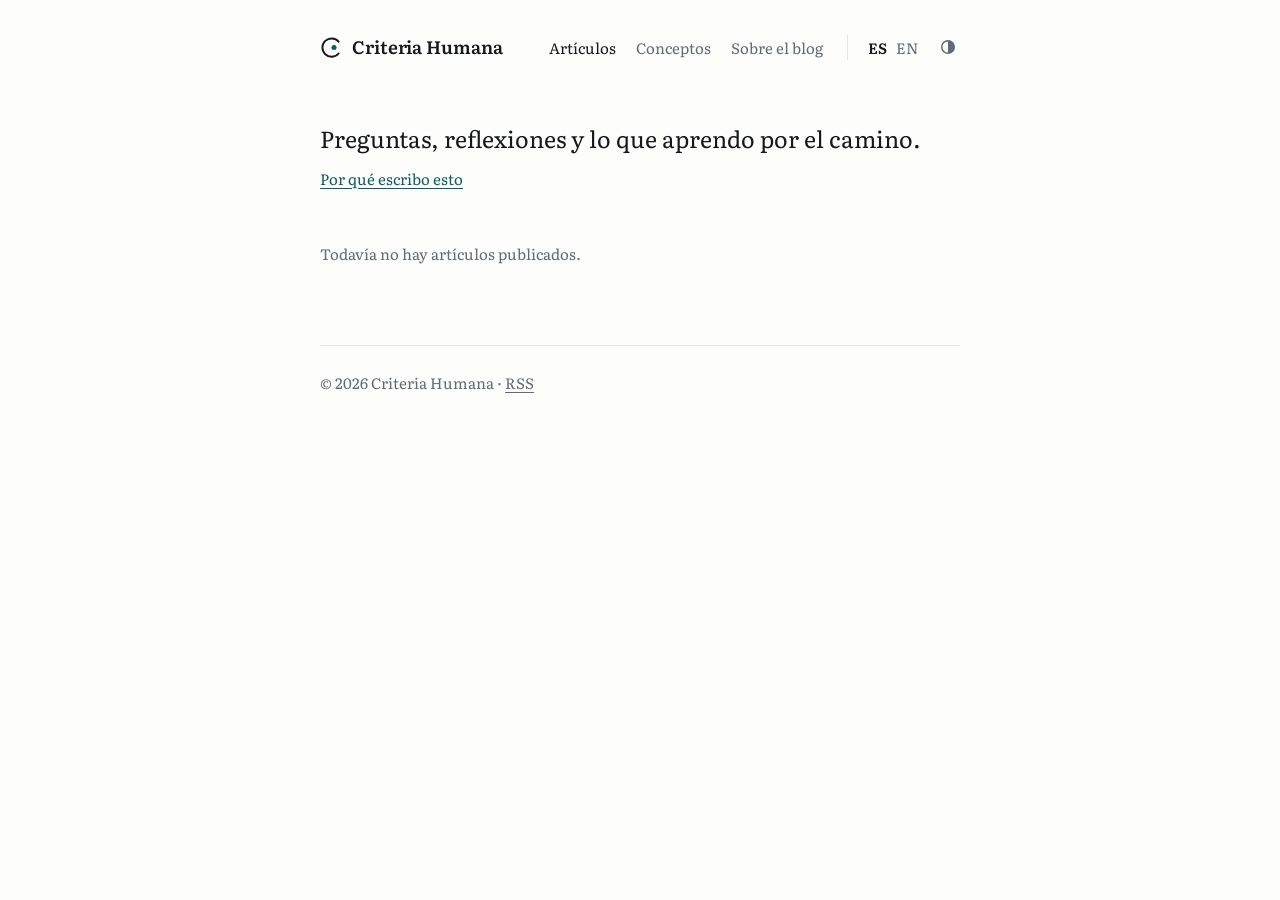
<file: index.html>
<!DOCTYPE html><html lang="es"><head><meta charset="utf-8"><meta name="viewport" content="width=device-width, initial-scale=1"><title>Criteria Humana</title><meta name="description" content="Preguntas, reflexiones y lo que aprendo por el camino."><link rel="canonical" href="https://criteriahumana.github.io/"><link rel="icon" type="image/svg+xml" href="/favicon.svg"><!-- Iconos para móvil (iPhone y Android). Se generan desde el logotipo: ver README. --><link rel="apple-touch-icon" href="/apple-touch-icon.png"><link rel="manifest" href="/site.webmanifest"><link rel="alternate" type="application/rss+xml" title="Criteria Humana" href="/rss.xml"><link rel="alternate" hreflang="es" href="https://criteriahumana.github.io/"><link rel="alternate" hreflang="en" href="https://criteriahumana.github.io/en/"><link rel="sitemap" href="/sitemap-index.xml"><meta property="og:site_name" content="Criteria Humana"><meta property="og:title" content="Criteria Humana"><meta property="og:description" content="Preguntas, reflexiones y lo que aprendo por el camino."><meta property="og:type" content="website"><meta property="og:url" content="https://criteriahumana.github.io/"><meta name="twitter:card" content="summary"><script async data-goatcounter="https://criteriahumana.goatcounter.com/count" src="https://gc.zgo.at/count.js"></script><script>
      // Aplica el modo elegido antes de pintar la página, para que no parpadee.
      try {
        const theme = localStorage.getItem('theme');
        if (theme === 'light' || theme === 'dark') document.documentElement.dataset.theme = theme;
      } catch {}
    </script><link rel="stylesheet" href="/_astro/Base.FQKCQAOe.css"></head><body><a class="skip" href="#contenido">Saltar al contenido</a><header class="site-header column"><a class="brand" href="/"><svg viewBox="0 0 24 24" fill="none" stroke-width="2" stroke-linecap="round" aria-hidden="true"><path d="M19.28 5.89A9.5 9.5 0 1 0 19.28 18.11" stroke="currentColor"></path><circle cx="14.5" cy="12" r="2.6" fill="var(--accent)"></circle></svg>Criteria Humana</a><nav class="site-nav"><a href="/" aria-current="page">Artículos</a><a href="/conceptos/">Conceptos</a><a href="/sobre/">Sobre el blog</a></nav><div class="site-tools"><span class="lang-switch" role="group" aria-label="Idioma"><span aria-current="true">ES</span><a href="/en/" hreflang="en" lang="en" title="Read in English">EN</a></span><button class="theme-toggle" type="button" aria-label="Modo oscuro" aria-pressed="false" hidden><svg viewBox="0 0 16 16" aria-hidden="true"><circle cx="8" cy="8" r="6.25" fill="none" stroke="currentColor" stroke-width="1.5"></circle><path d="M8 1.75a6.25 6.25 0 0 1 0 12.5z" fill="currentColor"></path></svg></button></div></header><main id="contenido" class="column"><div class="intro"><p>Preguntas, reflexiones y lo que aprendo por el camino.</p><a href="/sobre/">Por qué escribo esto</a></div><p class="meta">Todavía no hay artículos publicados.</p></main><footer class="site-footer column">© 2026 Criteria Humana · <a href="/rss.xml">RSS</a></footer><script>
      // Botón de modo claro/oscuro. Sin JavaScript no se muestra y el modo sigue al sistema.
      (() => {
        const button = document.querySelector('.theme-toggle');
        const root = document.documentElement;
        const current = () =>
          root.dataset.theme ?? (matchMedia('(prefers-color-scheme: dark)').matches ? 'dark' : 'light');
        const sync = () => button.setAttribute('aria-pressed', String(current() === 'dark'));
        button.hidden = false;
        sync();
        button.addEventListener('click', () => {
          root.dataset.theme = current() === 'dark' ? 'light' : 'dark';
          try {
            localStorage.setItem('theme', root.dataset.theme);
          } catch {}
          sync();
        });
      })();
    </script></body></html>
</file>
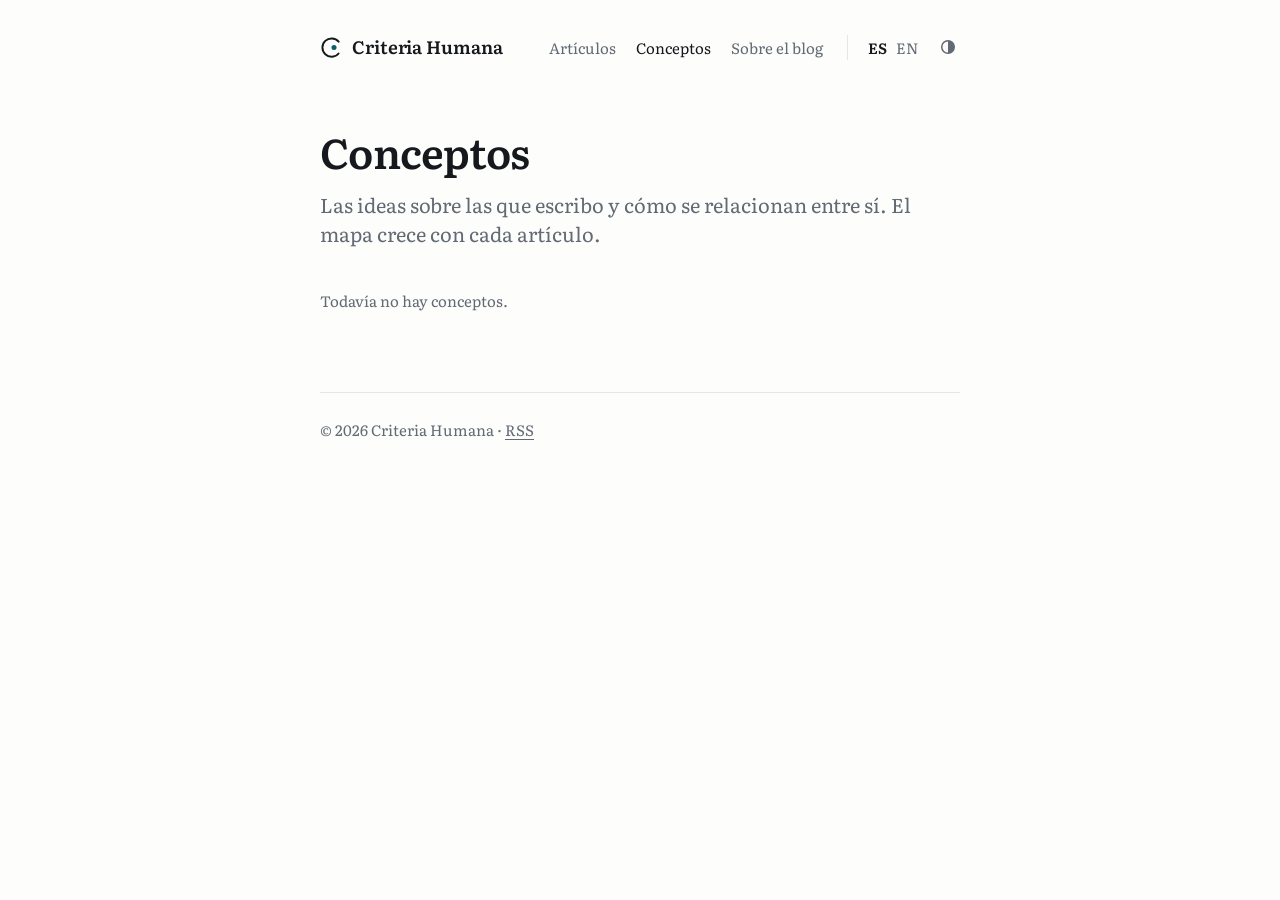
<file: conceptos/index.html>
<!DOCTYPE html><html lang="es"><head><meta charset="utf-8"><meta name="viewport" content="width=device-width, initial-scale=1"><title>Conceptos · Criteria Humana</title><meta name="description" content="Las ideas sobre las que escribo y cómo se relacionan entre sí. El mapa crece con cada artículo."><link rel="canonical" href="https://criteriahumana.github.io/conceptos/"><link rel="icon" type="image/svg+xml" href="/favicon.svg"><!-- Iconos para móvil (iPhone y Android). Se generan desde el logotipo: ver README. --><link rel="apple-touch-icon" href="/apple-touch-icon.png"><link rel="manifest" href="/site.webmanifest"><link rel="alternate" type="application/rss+xml" title="Criteria Humana" href="/rss.xml"><link rel="alternate" hreflang="es" href="https://criteriahumana.github.io/conceptos/"><link rel="alternate" hreflang="en" href="https://criteriahumana.github.io/en/concepts/"><link rel="sitemap" href="/sitemap-index.xml"><meta property="og:site_name" content="Criteria Humana"><meta property="og:title" content="Conceptos"><meta property="og:description" content="Las ideas sobre las que escribo y cómo se relacionan entre sí. El mapa crece con cada artículo."><meta property="og:type" content="website"><meta property="og:url" content="https://criteriahumana.github.io/conceptos/"><meta name="twitter:card" content="summary"><script async data-goatcounter="https://criteriahumana.goatcounter.com/count" src="https://gc.zgo.at/count.js"></script><script>
      // Aplica el modo elegido antes de pintar la página, para que no parpadee.
      try {
        const theme = localStorage.getItem('theme');
        if (theme === 'light' || theme === 'dark') document.documentElement.dataset.theme = theme;
      } catch {}
    </script><link rel="stylesheet" href="/_astro/Base.FQKCQAOe.css"></head><body><a class="skip" href="#contenido">Saltar al contenido</a><header class="site-header column"><a class="brand" href="/"><svg viewBox="0 0 24 24" fill="none" stroke-width="2" stroke-linecap="round" aria-hidden="true"><path d="M19.28 5.89A9.5 9.5 0 1 0 19.28 18.11" stroke="currentColor"></path><circle cx="14.5" cy="12" r="2.6" fill="var(--accent)"></circle></svg>Criteria Humana</a><nav class="site-nav"><a href="/">Artículos</a><a href="/conceptos/" aria-current="page">Conceptos</a><a href="/sobre/">Sobre el blog</a></nav><div class="site-tools"><span class="lang-switch" role="group" aria-label="Idioma"><span aria-current="true">ES</span><a href="/en/concepts/" hreflang="en" lang="en" title="Read in English">EN</a></span><button class="theme-toggle" type="button" aria-label="Modo oscuro" aria-pressed="false" hidden><svg viewBox="0 0 16 16" aria-hidden="true"><circle cx="8" cy="8" r="6.25" fill="none" stroke="currentColor" stroke-width="1.5"></circle><path d="M8 1.75a6.25 6.25 0 0 1 0 12.5z" fill="currentColor"></path></svg></button></div></header><main id="contenido" class="column"><header class="post-header"><h1 class="page-title">Conceptos</h1><p class="lede">Las ideas sobre las que escribo y cómo se relacionan entre sí. El mapa crece con cada artículo.</p></header><p class="meta">Todavía no hay conceptos.</p></main><footer class="site-footer column">© 2026 Criteria Humana · <a href="/rss.xml">RSS</a></footer><script>
      // Botón de modo claro/oscuro. Sin JavaScript no se muestra y el modo sigue al sistema.
      (() => {
        const button = document.querySelector('.theme-toggle');
        const root = document.documentElement;
        const current = () =>
          root.dataset.theme ?? (matchMedia('(prefers-color-scheme: dark)').matches ? 'dark' : 'light');
        const sync = () => button.setAttribute('aria-pressed', String(current() === 'dark'));
        button.hidden = false;
        sync();
        button.addEventListener('click', () => {
          root.dataset.theme = current() === 'dark' ? 'light' : 'dark';
          try {
            localStorage.setItem('theme', root.dataset.theme);
          } catch {}
          sync();
        });
      })();
    </script></body></html>
</file>
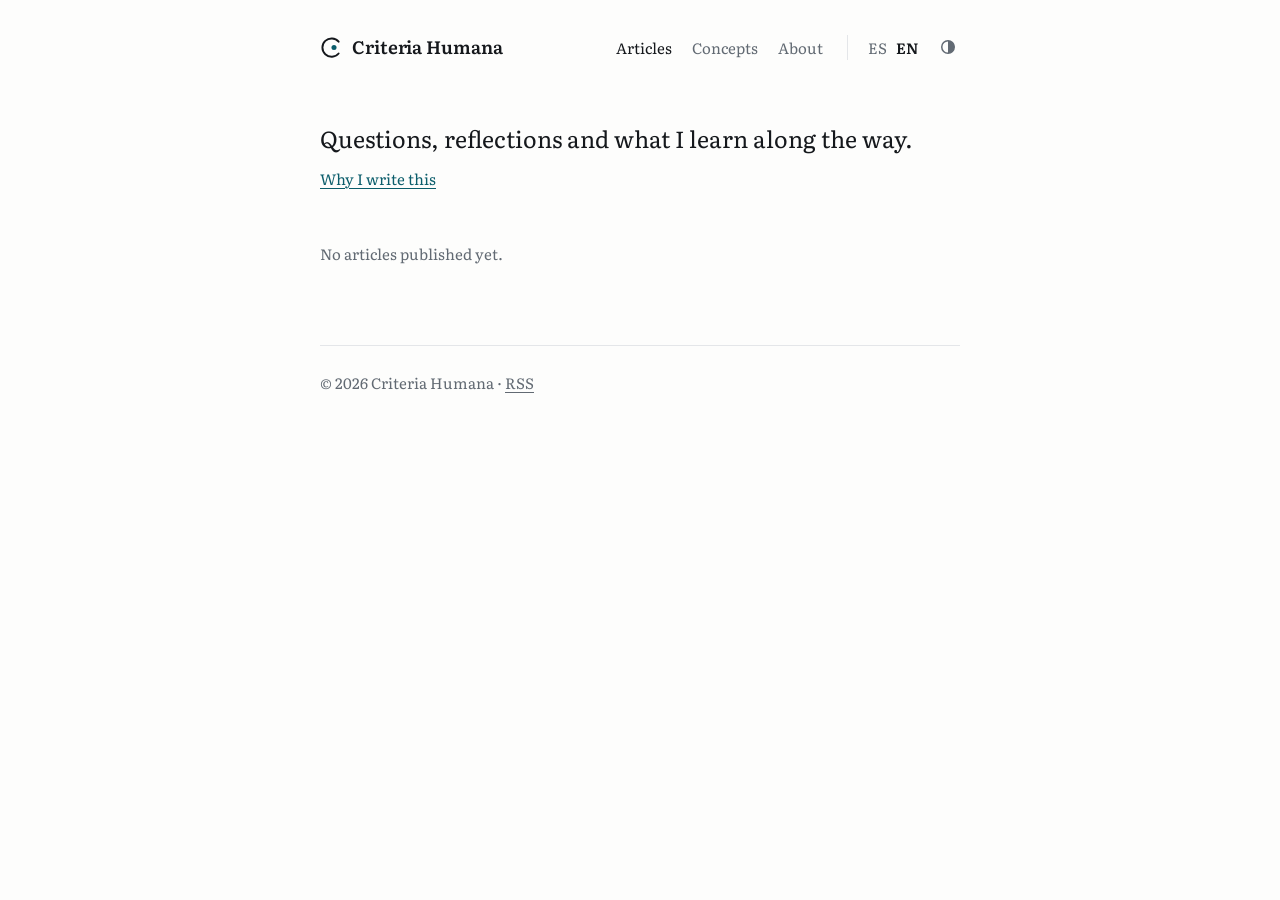
<file: en/index.html>
<!DOCTYPE html><html lang="en"><head><meta charset="utf-8"><meta name="viewport" content="width=device-width, initial-scale=1"><title>Criteria Humana</title><meta name="description" content="Questions, reflections and what I learn along the way."><link rel="canonical" href="https://criteriahumana.github.io/en/"><link rel="icon" type="image/svg+xml" href="/favicon.svg"><!-- Iconos para móvil (iPhone y Android). Se generan desde el logotipo: ver README. --><link rel="apple-touch-icon" href="/apple-touch-icon.png"><link rel="manifest" href="/site.webmanifest"><link rel="alternate" type="application/rss+xml" title="Criteria Humana" href="/en/rss.xml"><link rel="alternate" hreflang="en" href="https://criteriahumana.github.io/en/"><link rel="alternate" hreflang="es" href="https://criteriahumana.github.io/"><link rel="sitemap" href="/sitemap-index.xml"><meta property="og:site_name" content="Criteria Humana"><meta property="og:title" content="Criteria Humana"><meta property="og:description" content="Questions, reflections and what I learn along the way."><meta property="og:type" content="website"><meta property="og:url" content="https://criteriahumana.github.io/en/"><meta name="twitter:card" content="summary"><script async data-goatcounter="https://criteriahumana.goatcounter.com/count" src="https://gc.zgo.at/count.js"></script><script>
      // Aplica el modo elegido antes de pintar la página, para que no parpadee.
      try {
        const theme = localStorage.getItem('theme');
        if (theme === 'light' || theme === 'dark') document.documentElement.dataset.theme = theme;
      } catch {}
    </script><link rel="stylesheet" href="/_astro/Base.FQKCQAOe.css"></head><body><a class="skip" href="#contenido">Skip to content</a><header class="site-header column"><a class="brand" href="/en/"><svg viewBox="0 0 24 24" fill="none" stroke-width="2" stroke-linecap="round" aria-hidden="true"><path d="M19.28 5.89A9.5 9.5 0 1 0 19.28 18.11" stroke="currentColor"></path><circle cx="14.5" cy="12" r="2.6" fill="var(--accent)"></circle></svg>Criteria Humana</a><nav class="site-nav"><a href="/en/" aria-current="page">Articles</a><a href="/en/concepts/">Concepts</a><a href="/en/about/">About</a></nav><div class="site-tools"><span class="lang-switch" role="group" aria-label="Language"><a href="/" hreflang="es" lang="es" title="Leer en español">ES</a><span aria-current="true">EN</span></span><button class="theme-toggle" type="button" aria-label="Dark mode" aria-pressed="false" hidden><svg viewBox="0 0 16 16" aria-hidden="true"><circle cx="8" cy="8" r="6.25" fill="none" stroke="currentColor" stroke-width="1.5"></circle><path d="M8 1.75a6.25 6.25 0 0 1 0 12.5z" fill="currentColor"></path></svg></button></div></header><main id="contenido" class="column"><div class="intro"><p>Questions, reflections and what I learn along the way.</p><a href="/en/about/">Why I write this</a></div><p class="meta">No articles published yet.</p></main><footer class="site-footer column">© 2026 Criteria Humana · <a href="/en/rss.xml">RSS</a></footer><script>
      // Botón de modo claro/oscuro. Sin JavaScript no se muestra y el modo sigue al sistema.
      (() => {
        const button = document.querySelector('.theme-toggle');
        const root = document.documentElement;
        const current = () =>
          root.dataset.theme ?? (matchMedia('(prefers-color-scheme: dark)').matches ? 'dark' : 'light');
        const sync = () => button.setAttribute('aria-pressed', String(current() === 'dark'));
        button.hidden = false;
        sync();
        button.addEventListener('click', () => {
          root.dataset.theme = current() === 'dark' ? 'light' : 'dark';
          try {
            localStorage.setItem('theme', root.dataset.theme);
          } catch {}
          sync();
        });
      })();
    </script></body></html>
</file>
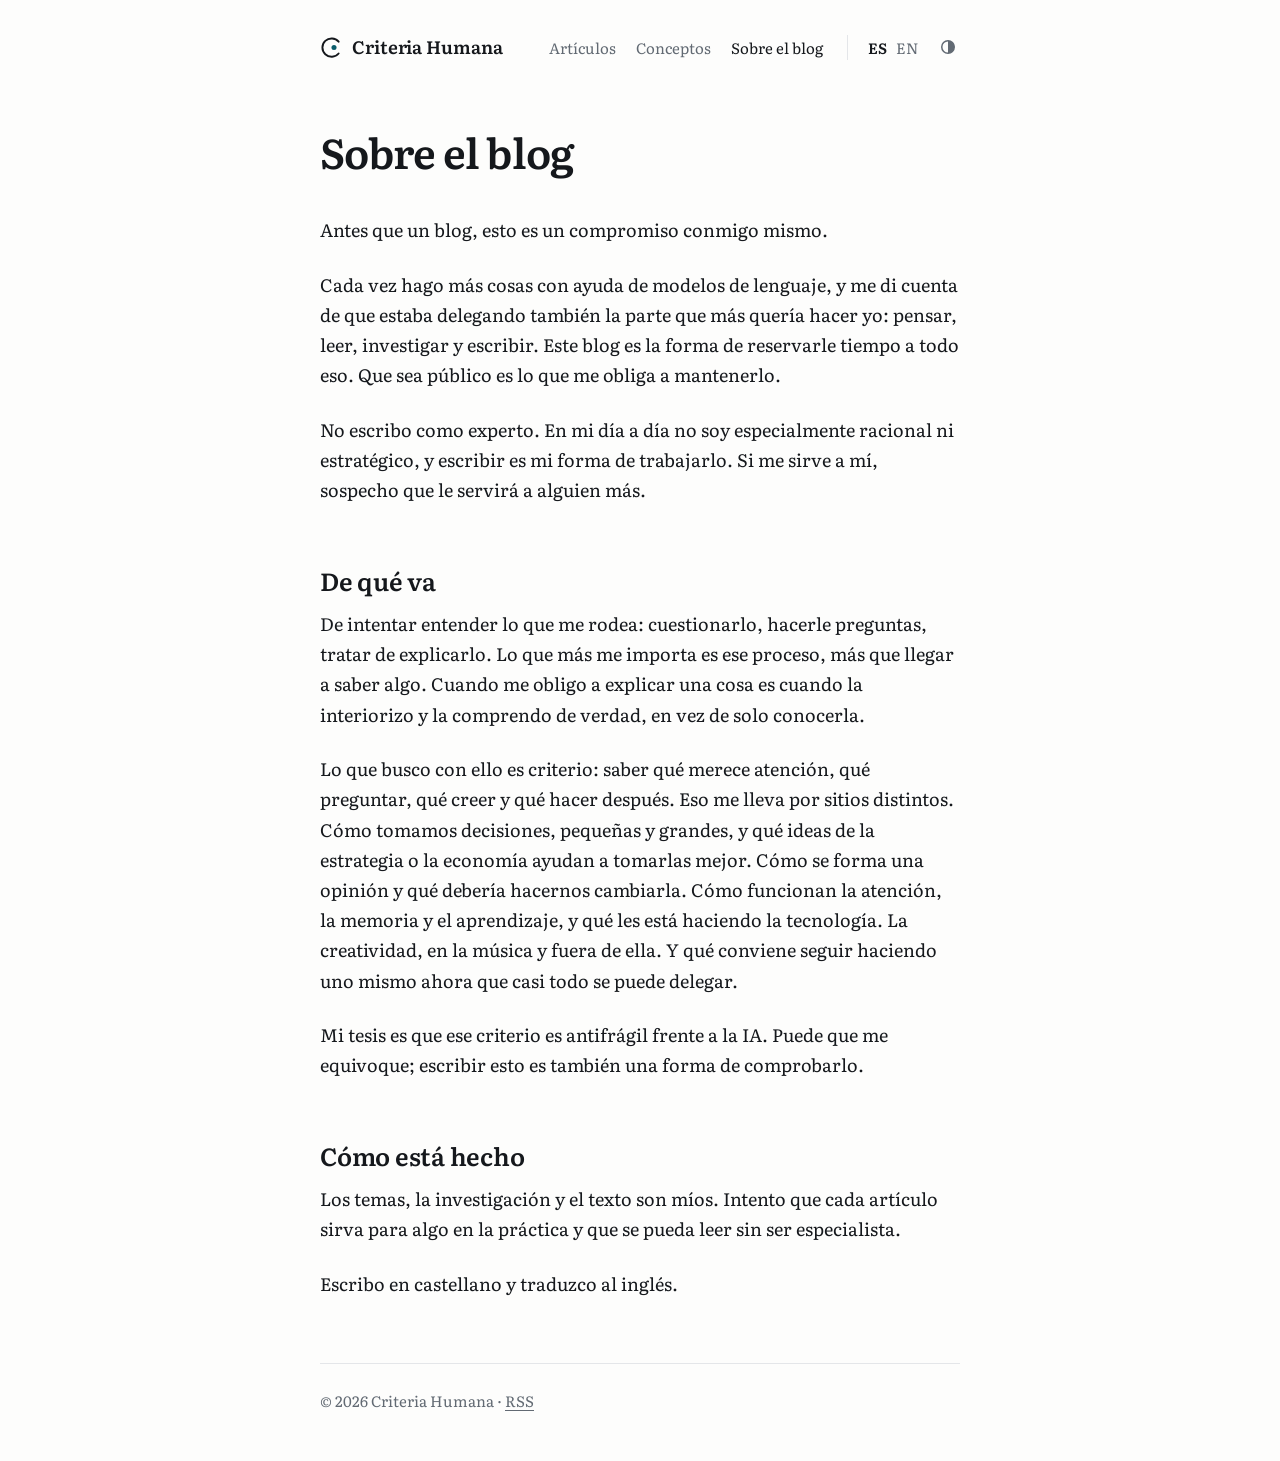
<file: sobre/index.html>
<!DOCTYPE html><html lang="es"><head><meta charset="utf-8"><meta name="viewport" content="width=device-width, initial-scale=1"><title>Sobre el blog · Criteria Humana</title><meta name="description" content="Qué es este blog y por qué lo escribo."><link rel="canonical" href="https://criteriahumana.github.io/sobre/"><link rel="icon" type="image/svg+xml" href="/favicon.svg"><!-- Iconos para móvil (iPhone y Android). Se generan desde el logotipo: ver README. --><link rel="apple-touch-icon" href="/apple-touch-icon.png"><link rel="manifest" href="/site.webmanifest"><link rel="alternate" type="application/rss+xml" title="Criteria Humana" href="/rss.xml"><link rel="alternate" hreflang="es" href="https://criteriahumana.github.io/sobre/"><link rel="alternate" hreflang="en" href="https://criteriahumana.github.io/en/about/"><link rel="sitemap" href="/sitemap-index.xml"><meta property="og:site_name" content="Criteria Humana"><meta property="og:title" content="Sobre el blog"><meta property="og:description" content="Qué es este blog y por qué lo escribo."><meta property="og:type" content="website"><meta property="og:url" content="https://criteriahumana.github.io/sobre/"><meta name="twitter:card" content="summary"><script async data-goatcounter="https://criteriahumana.goatcounter.com/count" src="https://gc.zgo.at/count.js"></script><script>
      // Aplica el modo elegido antes de pintar la página, para que no parpadee.
      try {
        const theme = localStorage.getItem('theme');
        if (theme === 'light' || theme === 'dark') document.documentElement.dataset.theme = theme;
      } catch {}
    </script><link rel="stylesheet" href="/_astro/Base.FQKCQAOe.css"></head><body><a class="skip" href="#contenido">Saltar al contenido</a><header class="site-header column"><a class="brand" href="/"><svg viewBox="0 0 24 24" fill="none" stroke-width="2" stroke-linecap="round" aria-hidden="true"><path d="M19.28 5.89A9.5 9.5 0 1 0 19.28 18.11" stroke="currentColor"></path><circle cx="14.5" cy="12" r="2.6" fill="var(--accent)"></circle></svg>Criteria Humana</a><nav class="site-nav"><a href="/">Artículos</a><a href="/conceptos/">Conceptos</a><a href="/sobre/" aria-current="page">Sobre el blog</a></nav><div class="site-tools"><span class="lang-switch" role="group" aria-label="Idioma"><span aria-current="true">ES</span><a href="/en/about/" hreflang="en" lang="en" title="Read in English">EN</a></span><button class="theme-toggle" type="button" aria-label="Modo oscuro" aria-pressed="false" hidden><svg viewBox="0 0 16 16" aria-hidden="true"><circle cx="8" cy="8" r="6.25" fill="none" stroke="currentColor" stroke-width="1.5"></circle><path d="M8 1.75a6.25 6.25 0 0 1 0 12.5z" fill="currentColor"></path></svg></button></div></header><main id="contenido" class="column"><header class="post-header"><h1 class="page-title">Sobre el blog</h1></header><div class="prose"><p>Antes que un blog, esto es un compromiso conmigo mismo.</p>
<p>Cada vez hago más cosas con ayuda de modelos de lenguaje, y me di cuenta de que estaba delegando también la parte que más quería hacer yo: pensar, leer, investigar y escribir. Este blog es la forma de reservarle tiempo a todo eso. Que sea público es lo que me obliga a mantenerlo.</p>
<p>No escribo como experto. En mi día a día no soy especialmente racional ni estratégico, y escribir es mi forma de trabajarlo. Si me sirve a mí, sospecho que le servirá a alguien más.</p>
<h2 id="de-qué-va">De qué va</h2>
<p>De intentar entender lo que me rodea: cuestionarlo, hacerle preguntas, tratar de explicarlo. Lo que más me importa es ese proceso, más que llegar a saber algo. Cuando me obligo a explicar una cosa es cuando la interiorizo y la comprendo de verdad, en vez de solo conocerla.</p>
<p>Lo que busco con ello es criterio: saber qué merece atención, qué preguntar, qué creer y qué hacer después. Eso me lleva por sitios distintos. Cómo tomamos decisiones, pequeñas y grandes, y qué ideas de la estrategia o la economía ayudan a tomarlas mejor. Cómo se forma una opinión y qué debería hacernos cambiarla. Cómo funcionan la atención, la memoria y el aprendizaje, y qué les está haciendo la tecnología. La creatividad, en la música y fuera de ella. Y qué conviene seguir haciendo uno mismo ahora que casi todo se puede delegar.</p>
<p>Mi tesis es que ese criterio es antifrágil frente a la IA. Puede que me equivoque; escribir esto es también una forma de comprobarlo.</p>
<h2 id="cómo-está-hecho">Cómo está hecho</h2>
<p>Los temas, la investigación y el texto son míos. Intento que cada artículo sirva para algo en la práctica y que se pueda leer sin ser especialista.</p>
<p>Escribo en castellano y traduzco al inglés.</p></div></main><footer class="site-footer column">© 2026 Criteria Humana · <a href="/rss.xml">RSS</a></footer><script>
      // Botón de modo claro/oscuro. Sin JavaScript no se muestra y el modo sigue al sistema.
      (() => {
        const button = document.querySelector('.theme-toggle');
        const root = document.documentElement;
        const current = () =>
          root.dataset.theme ?? (matchMedia('(prefers-color-scheme: dark)').matches ? 'dark' : 'light');
        const sync = () => button.setAttribute('aria-pressed', String(current() === 'dark'));
        button.hidden = false;
        sync();
        button.addEventListener('click', () => {
          root.dataset.theme = current() === 'dark' ? 'light' : 'dark';
          try {
            localStorage.setItem('theme', root.dataset.theme);
          } catch {}
          sync();
        });
      })();
    </script></body></html>
</file>
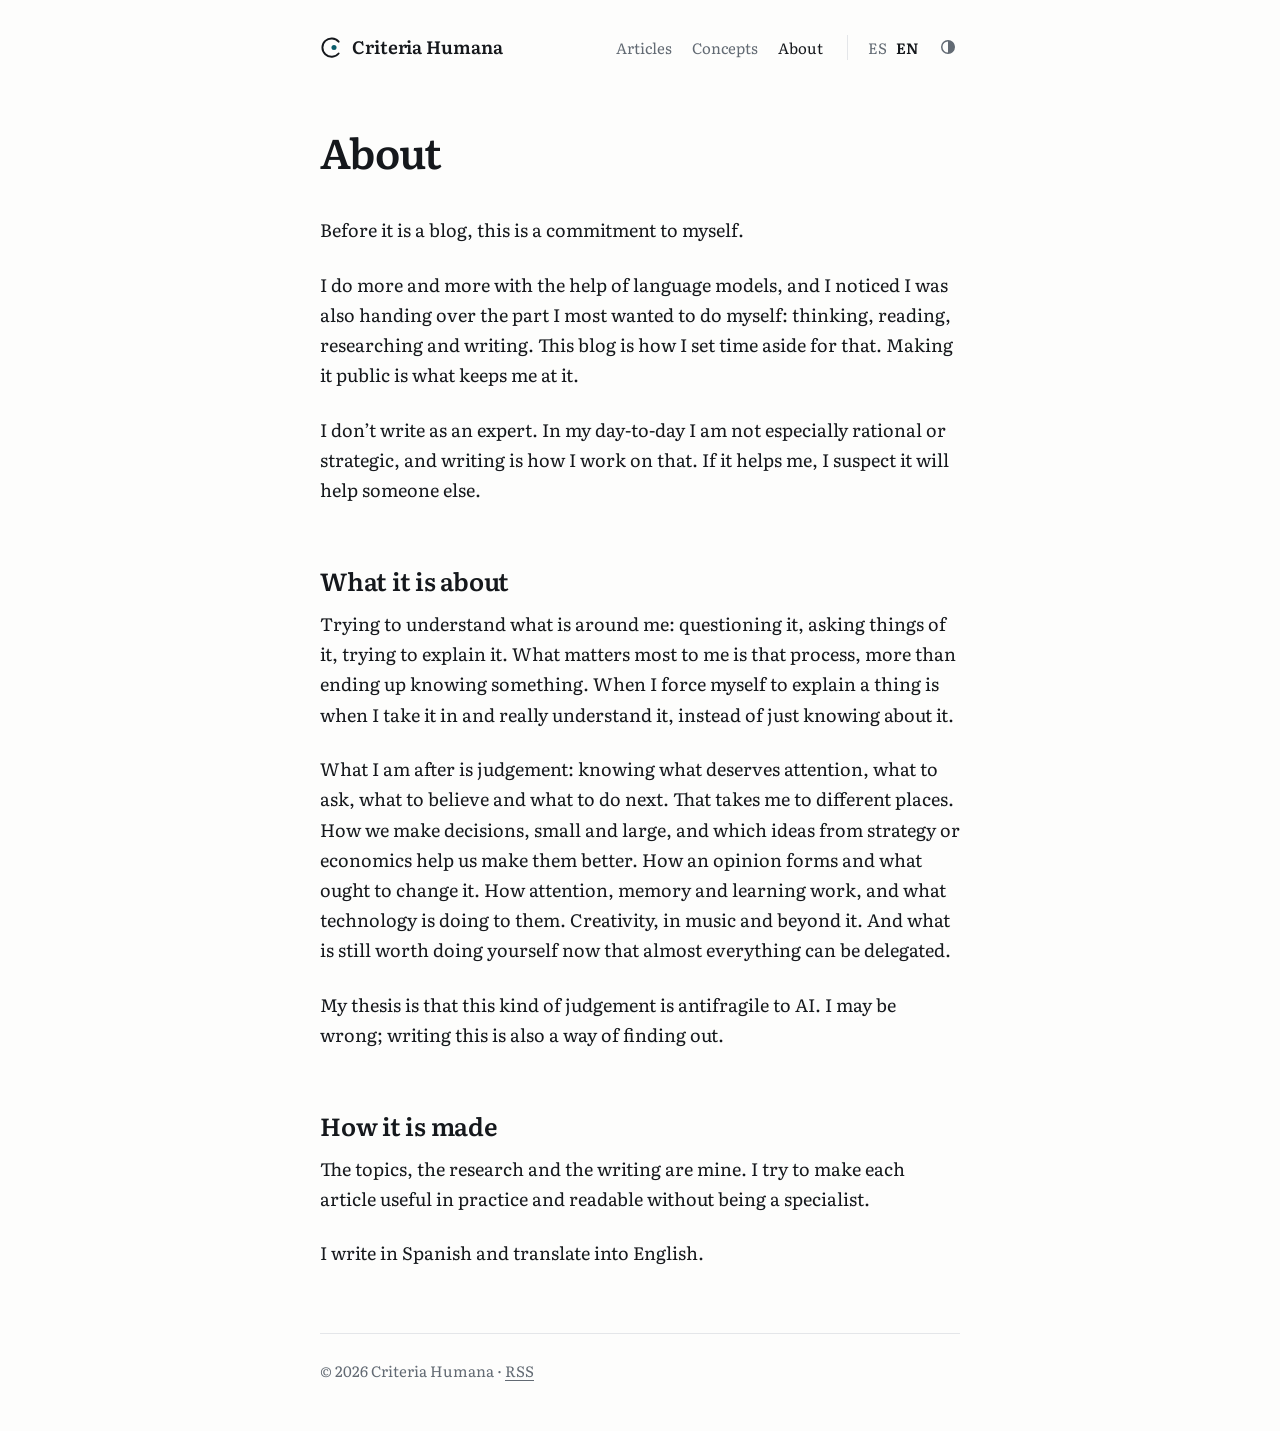
<file: en/about/index.html>
<!DOCTYPE html><html lang="en"><head><meta charset="utf-8"><meta name="viewport" content="width=device-width, initial-scale=1"><title>About · Criteria Humana</title><meta name="description" content="What this blog is and why I write it."><link rel="canonical" href="https://criteriahumana.github.io/en/about/"><link rel="icon" type="image/svg+xml" href="/favicon.svg"><!-- Iconos para móvil (iPhone y Android). Se generan desde el logotipo: ver README. --><link rel="apple-touch-icon" href="/apple-touch-icon.png"><link rel="manifest" href="/site.webmanifest"><link rel="alternate" type="application/rss+xml" title="Criteria Humana" href="/en/rss.xml"><link rel="alternate" hreflang="en" href="https://criteriahumana.github.io/en/about/"><link rel="alternate" hreflang="es" href="https://criteriahumana.github.io/sobre/"><link rel="sitemap" href="/sitemap-index.xml"><meta property="og:site_name" content="Criteria Humana"><meta property="og:title" content="About"><meta property="og:description" content="What this blog is and why I write it."><meta property="og:type" content="website"><meta property="og:url" content="https://criteriahumana.github.io/en/about/"><meta name="twitter:card" content="summary"><script async data-goatcounter="https://criteriahumana.goatcounter.com/count" src="https://gc.zgo.at/count.js"></script><script>
      // Aplica el modo elegido antes de pintar la página, para que no parpadee.
      try {
        const theme = localStorage.getItem('theme');
        if (theme === 'light' || theme === 'dark') document.documentElement.dataset.theme = theme;
      } catch {}
    </script><link rel="stylesheet" href="/_astro/Base.FQKCQAOe.css"></head><body><a class="skip" href="#contenido">Skip to content</a><header class="site-header column"><a class="brand" href="/en/"><svg viewBox="0 0 24 24" fill="none" stroke-width="2" stroke-linecap="round" aria-hidden="true"><path d="M19.28 5.89A9.5 9.5 0 1 0 19.28 18.11" stroke="currentColor"></path><circle cx="14.5" cy="12" r="2.6" fill="var(--accent)"></circle></svg>Criteria Humana</a><nav class="site-nav"><a href="/en/">Articles</a><a href="/en/concepts/">Concepts</a><a href="/en/about/" aria-current="page">About</a></nav><div class="site-tools"><span class="lang-switch" role="group" aria-label="Language"><a href="/sobre/" hreflang="es" lang="es" title="Leer en español">ES</a><span aria-current="true">EN</span></span><button class="theme-toggle" type="button" aria-label="Dark mode" aria-pressed="false" hidden><svg viewBox="0 0 16 16" aria-hidden="true"><circle cx="8" cy="8" r="6.25" fill="none" stroke="currentColor" stroke-width="1.5"></circle><path d="M8 1.75a6.25 6.25 0 0 1 0 12.5z" fill="currentColor"></path></svg></button></div></header><main id="contenido" class="column"><header class="post-header"><h1 class="page-title">About</h1></header><div class="prose"><p>Before it is a blog, this is a commitment to myself.</p>
<p>I do more and more with the help of language models, and I noticed I was also handing over the part I most wanted to do myself: thinking, reading, researching and writing. This blog is how I set time aside for that. Making it public is what keeps me at it.</p>
<p>I don’t write as an expert. In my day-to-day I am not especially rational or strategic, and writing is how I work on that. If it helps me, I suspect it will help someone else.</p>
<h2 id="what-it-is-about">What it is about</h2>
<p>Trying to understand what is around me: questioning it, asking things of it, trying to explain it. What matters most to me is that process, more than ending up knowing something. When I force myself to explain a thing is when I take it in and really understand it, instead of just knowing about it.</p>
<p>What I am after is judgement: knowing what deserves attention, what to ask, what to believe and what to do next. That takes me to different places. How we make decisions, small and large, and which ideas from strategy or economics help us make them better. How an opinion forms and what ought to change it. How attention, memory and learning work, and what technology is doing to them. Creativity, in music and beyond it. And what is still worth doing yourself now that almost everything can be delegated.</p>
<p>My thesis is that this kind of judgement is antifragile to AI. I may be wrong; writing this is also a way of finding out.</p>
<h2 id="how-it-is-made">How it is made</h2>
<p>The topics, the research and the writing are mine. I try to make each article useful in practice and readable without being a specialist.</p>
<p>I write in Spanish and translate into English.</p></div></main><footer class="site-footer column">© 2026 Criteria Humana · <a href="/en/rss.xml">RSS</a></footer><script>
      // Botón de modo claro/oscuro. Sin JavaScript no se muestra y el modo sigue al sistema.
      (() => {
        const button = document.querySelector('.theme-toggle');
        const root = document.documentElement;
        const current = () =>
          root.dataset.theme ?? (matchMedia('(prefers-color-scheme: dark)').matches ? 'dark' : 'light');
        const sync = () => button.setAttribute('aria-pressed', String(current() === 'dark'));
        button.hidden = false;
        sync();
        button.addEventListener('click', () => {
          root.dataset.theme = current() === 'dark' ? 'light' : 'dark';
          try {
            localStorage.setItem('theme', root.dataset.theme);
          } catch {}
          sync();
        });
      })();
    </script></body></html>
</file>
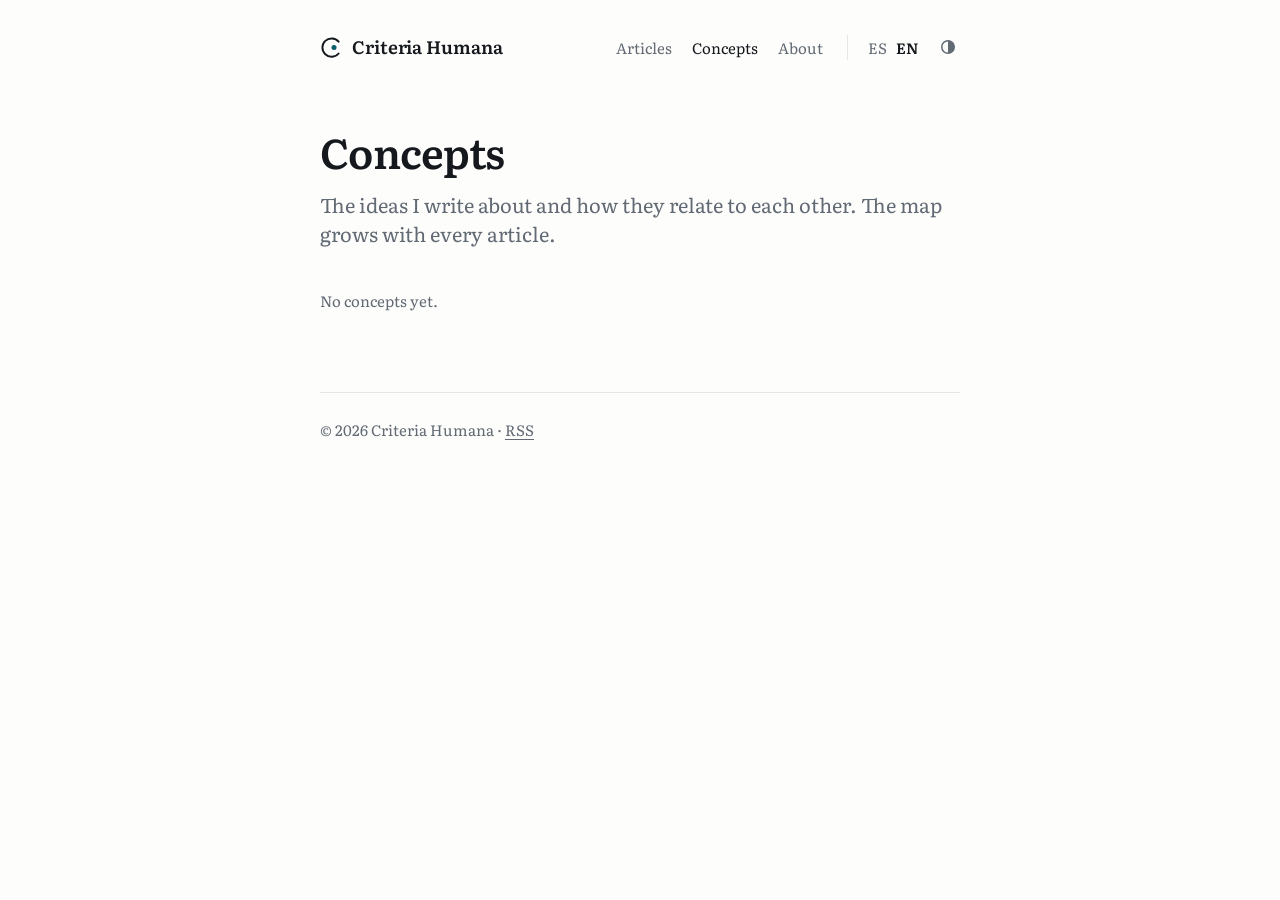
<file: en/concepts/index.html>
<!DOCTYPE html><html lang="en"><head><meta charset="utf-8"><meta name="viewport" content="width=device-width, initial-scale=1"><title>Concepts · Criteria Humana</title><meta name="description" content="The ideas I write about and how they relate to each other. The map grows with every article."><link rel="canonical" href="https://criteriahumana.github.io/en/concepts/"><link rel="icon" type="image/svg+xml" href="/favicon.svg"><!-- Iconos para móvil (iPhone y Android). Se generan desde el logotipo: ver README. --><link rel="apple-touch-icon" href="/apple-touch-icon.png"><link rel="manifest" href="/site.webmanifest"><link rel="alternate" type="application/rss+xml" title="Criteria Humana" href="/en/rss.xml"><link rel="alternate" hreflang="en" href="https://criteriahumana.github.io/en/concepts/"><link rel="alternate" hreflang="es" href="https://criteriahumana.github.io/conceptos/"><link rel="sitemap" href="/sitemap-index.xml"><meta property="og:site_name" content="Criteria Humana"><meta property="og:title" content="Concepts"><meta property="og:description" content="The ideas I write about and how they relate to each other. The map grows with every article."><meta property="og:type" content="website"><meta property="og:url" content="https://criteriahumana.github.io/en/concepts/"><meta name="twitter:card" content="summary"><script async data-goatcounter="https://criteriahumana.goatcounter.com/count" src="https://gc.zgo.at/count.js"></script><script>
      // Aplica el modo elegido antes de pintar la página, para que no parpadee.
      try {
        const theme = localStorage.getItem('theme');
        if (theme === 'light' || theme === 'dark') document.documentElement.dataset.theme = theme;
      } catch {}
    </script><link rel="stylesheet" href="/_astro/Base.FQKCQAOe.css"></head><body><a class="skip" href="#contenido">Skip to content</a><header class="site-header column"><a class="brand" href="/en/"><svg viewBox="0 0 24 24" fill="none" stroke-width="2" stroke-linecap="round" aria-hidden="true"><path d="M19.28 5.89A9.5 9.5 0 1 0 19.28 18.11" stroke="currentColor"></path><circle cx="14.5" cy="12" r="2.6" fill="var(--accent)"></circle></svg>Criteria Humana</a><nav class="site-nav"><a href="/en/">Articles</a><a href="/en/concepts/" aria-current="page">Concepts</a><a href="/en/about/">About</a></nav><div class="site-tools"><span class="lang-switch" role="group" aria-label="Language"><a href="/conceptos/" hreflang="es" lang="es" title="Leer en español">ES</a><span aria-current="true">EN</span></span><button class="theme-toggle" type="button" aria-label="Dark mode" aria-pressed="false" hidden><svg viewBox="0 0 16 16" aria-hidden="true"><circle cx="8" cy="8" r="6.25" fill="none" stroke="currentColor" stroke-width="1.5"></circle><path d="M8 1.75a6.25 6.25 0 0 1 0 12.5z" fill="currentColor"></path></svg></button></div></header><main id="contenido" class="column"><header class="post-header"><h1 class="page-title">Concepts</h1><p class="lede">The ideas I write about and how they relate to each other. The map grows with every article.</p></header><p class="meta">No concepts yet.</p></main><footer class="site-footer column">© 2026 Criteria Humana · <a href="/en/rss.xml">RSS</a></footer><script>
      // Botón de modo claro/oscuro. Sin JavaScript no se muestra y el modo sigue al sistema.
      (() => {
        const button = document.querySelector('.theme-toggle');
        const root = document.documentElement;
        const current = () =>
          root.dataset.theme ?? (matchMedia('(prefers-color-scheme: dark)').matches ? 'dark' : 'light');
        const sync = () => button.setAttribute('aria-pressed', String(current() === 'dark'));
        button.hidden = false;
        sync();
        button.addEventListener('click', () => {
          root.dataset.theme = current() === 'dark' ? 'light' : 'dark';
          try {
            localStorage.setItem('theme', root.dataset.theme);
          } catch {}
          sync();
        });
      })();
    </script></body></html>
</file>
<file: _astro/Base.FQKCQAOe.css>
@font-face{font-family:Literata Variable;font-style:normal;font-display:swap;font-weight:200 900;src:url(/_astro/literata-cyrillic-ext-wght-normal.CGKlZYBf.woff2)format("woff2-variations");unicode-range:U+460-52F,U+1C80-1C8A,U+20B4,U+2DE0-2DFF,U+A640-A69F,U+FE2E-FE2F}@font-face{font-family:Literata Variable;font-style:normal;font-display:swap;font-weight:200 900;src:url(/_astro/literata-cyrillic-wght-normal.DLqwHbi6.woff2)format("woff2-variations");unicode-range:U+301,U+400-45F,U+490-491,U+4B0-4B1,U+2116}@font-face{font-family:Literata Variable;font-style:normal;font-display:swap;font-weight:200 900;src:url(/_astro/literata-greek-ext-wght-normal.e3e57Shi.woff2)format("woff2-variations");unicode-range:U+1F??}@font-face{font-family:Literata Variable;font-style:normal;font-display:swap;font-weight:200 900;src:url(/_astro/literata-greek-wght-normal.CO1l-giJ.woff2)format("woff2-variations");unicode-range:U+370-377,U+37A-37F,U+384-38A,U+38C,U+38E-3A1,U+3A3-3FF}@font-face{font-family:Literata Variable;font-style:normal;font-display:swap;font-weight:200 900;src:url(/_astro/literata-vietnamese-wght-normal.LcSrhZ7T.woff2)format("woff2-variations");unicode-range:U+102-103,U+110-111,U+128-129,U+168-169,U+1A0-1A1,U+1AF-1B0,U+300-301,U+303-304,U+308-309,U+323,U+329,U+1EA0-1EF9,U+20AB}@font-face{font-family:Literata Variable;font-style:normal;font-display:swap;font-weight:200 900;src:url(/_astro/literata-latin-ext-wght-normal.BnEbWgdZ.woff2)format("woff2-variations");unicode-range:U+100-2BA,U+2BD-2C5,U+2C7-2CC,U+2CE-2D7,U+2DD-2FF,U+304,U+308,U+329,U+1D00-1DBF,U+1E00-1E9F,U+1EF2-1EFF,U+2020,U+20A0-20AB,U+20AD-20C0,U+2113,U+2C60-2C7F,U+A720-A7FF}@font-face{font-family:Literata Variable;font-style:normal;font-display:swap;font-weight:200 900;src:url(/_astro/literata-latin-wght-normal.DLxlUchJ.woff2)format("woff2-variations");unicode-range:U+??,U+131,U+152-153,U+2BB-2BC,U+2C6,U+2DA,U+2DC,U+304,U+308,U+329,U+2000-206F,U+20AC,U+2122,U+2191,U+2193,U+2212,U+2215,U+FEFF,U+FFFD}@font-face{font-family:Literata Variable;font-style:italic;font-display:swap;font-weight:200 900;src:url(/_astro/literata-cyrillic-ext-wght-italic.DrMGjC4f.woff2)format("woff2-variations");unicode-range:U+460-52F,U+1C80-1C8A,U+20B4,U+2DE0-2DFF,U+A640-A69F,U+FE2E-FE2F}@font-face{font-family:Literata Variable;font-style:italic;font-display:swap;font-weight:200 900;src:url(/_astro/literata-cyrillic-wght-italic.C2hF6zFe.woff2)format("woff2-variations");unicode-range:U+301,U+400-45F,U+490-491,U+4B0-4B1,U+2116}@font-face{font-family:Literata Variable;font-style:italic;font-display:swap;font-weight:200 900;src:url(/_astro/literata-greek-ext-wght-italic.f6xT_0ee.woff2)format("woff2-variations");unicode-range:U+1F??}@font-face{font-family:Literata Variable;font-style:italic;font-display:swap;font-weight:200 900;src:url(/_astro/literata-greek-wght-italic.9BAkQpca.woff2)format("woff2-variations");unicode-range:U+370-377,U+37A-37F,U+384-38A,U+38C,U+38E-3A1,U+3A3-3FF}@font-face{font-family:Literata Variable;font-style:italic;font-display:swap;font-weight:200 900;src:url(/_astro/literata-vietnamese-wght-italic.LyOFdRXZ.woff2)format("woff2-variations");unicode-range:U+102-103,U+110-111,U+128-129,U+168-169,U+1A0-1A1,U+1AF-1B0,U+300-301,U+303-304,U+308-309,U+323,U+329,U+1EA0-1EF9,U+20AB}@font-face{font-family:Literata Variable;font-style:italic;font-display:swap;font-weight:200 900;src:url(/_astro/literata-latin-ext-wght-italic.CC1SwlwQ.woff2)format("woff2-variations");unicode-range:U+100-2BA,U+2BD-2C5,U+2C7-2CC,U+2CE-2D7,U+2DD-2FF,U+304,U+308,U+329,U+1D00-1DBF,U+1E00-1E9F,U+1EF2-1EFF,U+2020,U+20A0-20AB,U+20AD-20C0,U+2113,U+2C60-2C7F,U+A720-A7FF}@font-face{font-family:Literata Variable;font-style:italic;font-display:swap;font-weight:200 900;src:url(/_astro/literata-latin-wght-italic.Bm_GJfSc.woff2)format("woff2-variations");unicode-range:U+??,U+131,U+152-153,U+2BB-2BC,U+2C6,U+2DA,U+2DC,U+304,U+308,U+329,U+2000-206F,U+20AC,U+2122,U+2191,U+2193,U+2212,U+2215,U+FEFF,U+FFFD}@font-face{font-family:JetBrains Mono Variable;font-style:normal;font-display:swap;font-weight:100 800;src:url([data-uri])format("woff2-variations");unicode-range:U+460-52F,U+1C80-1C8A,U+20B4,U+2DE0-2DFF,U+A640-A69F,U+FE2E-FE2F}@font-face{font-family:JetBrains Mono Variable;font-style:normal;font-display:swap;font-weight:100 800;src:url(/_astro/jetbrains-mono-cyrillic-wght-normal.D73BlboJ.woff2)format("woff2-variations");unicode-range:U+301,U+400-45F,U+490-491,U+4B0-4B1,U+2116}@font-face{font-family:JetBrains Mono Variable;font-style:normal;font-display:swap;font-weight:100 800;src:url(/_astro/jetbrains-mono-greek-wght-normal.Bw9x6K1M.woff2)format("woff2-variations");unicode-range:U+370-377,U+37A-37F,U+384-38A,U+38C,U+38E-3A1,U+3A3-3FF}@font-face{font-family:JetBrains Mono Variable;font-style:normal;font-display:swap;font-weight:100 800;src:url(/_astro/jetbrains-mono-vietnamese-wght-normal.Bt-aOZkq.woff2)format("woff2-variations");unicode-range:U+102-103,U+110-111,U+128-129,U+168-169,U+1A0-1A1,U+1AF-1B0,U+300-301,U+303-304,U+308-309,U+323,U+329,U+1EA0-1EF9,U+20AB}@font-face{font-family:JetBrains Mono Variable;font-style:normal;font-display:swap;font-weight:100 800;src:url(/_astro/jetbrains-mono-latin-ext-wght-normal.DBQx-q_a.woff2)format("woff2-variations");unicode-range:U+100-2BA,U+2BD-2C5,U+2C7-2CC,U+2CE-2D7,U+2DD-2FF,U+304,U+308,U+329,U+1D00-1DBF,U+1E00-1E9F,U+1EF2-1EFF,U+2020,U+20A0-20AB,U+20AD-20C0,U+2113,U+2C60-2C7F,U+A720-A7FF}@font-face{font-family:JetBrains Mono Variable;font-style:normal;font-display:swap;font-weight:100 800;src:url(/_astro/jetbrains-mono-latin-wght-normal.B9CIFXIH.woff2)format("woff2-variations");unicode-range:U+??,U+131,U+152-153,U+2BB-2BC,U+2C6,U+2DA,U+2DC,U+304,U+308,U+329,U+2000-206F,U+20AC,U+2122,U+2191,U+2193,U+2212,U+2215,U+FEFF,U+FFFD}@font-face{font-display:block;font-family:KaTeX_AMS;font-style:normal;font-weight:400;src:url(/_astro/KaTeX_AMS-Regular.BQhdFMY1.woff2)format("woff2"),url(/_astro/KaTeX_AMS-Regular.DMm9YOAa.woff)format("woff"),url(/_astro/KaTeX_AMS-Regular.DRggAlZN.ttf)format("truetype")}@font-face{font-display:block;font-family:KaTeX_Caligraphic;font-style:normal;font-weight:700;src:url(/_astro/KaTeX_Caligraphic-Bold.Dq_IR9rO.woff2)format("woff2"),url(/_astro/KaTeX_Caligraphic-Bold.BEiXGLvX.woff)format("woff"),url(/_astro/KaTeX_Caligraphic-Bold.ATXxdsX0.ttf)format("truetype")}@font-face{font-display:block;font-family:KaTeX_Caligraphic;font-style:normal;font-weight:400;src:url(/_astro/KaTeX_Caligraphic-Regular.Di6jR-x-.woff2)format("woff2"),url(/_astro/KaTeX_Caligraphic-Regular.CTRA-rTL.woff)format("woff"),url(/_astro/KaTeX_Caligraphic-Regular.wX97UBjC.ttf)format("truetype")}@font-face{font-display:block;font-family:KaTeX_Fraktur;font-style:normal;font-weight:700;src:url(/_astro/KaTeX_Fraktur-Bold.CL6g_b3V.woff2)format("woff2"),url(/_astro/KaTeX_Fraktur-Bold.BsDP51OF.woff)format("woff"),url(/_astro/KaTeX_Fraktur-Bold.BdnERNNW.ttf)format("truetype")}@font-face{font-display:block;font-family:KaTeX_Fraktur;font-style:normal;font-weight:400;src:url(/_astro/KaTeX_Fraktur-Regular.CTYiF6lA.woff2)format("woff2"),url(/_astro/KaTeX_Fraktur-Regular.Dxdc4cR9.woff)format("woff"),url(/_astro/KaTeX_Fraktur-Regular.CB_wures.ttf)format("truetype")}@font-face{font-display:block;font-family:KaTeX_Main;font-style:normal;font-weight:700;src:url(/_astro/KaTeX_Main-Bold.Cx986IdX.woff2)format("woff2"),url(/_astro/KaTeX_Main-Bold.Jm3AIy58.woff)format("woff"),url(/_astro/KaTeX_Main-Bold.waoOVXN0.ttf)format("truetype")}@font-face{font-display:block;font-family:KaTeX_Main;font-style:italic;font-weight:700;src:url(/_astro/KaTeX_Main-BoldItalic.DxDJ3AOS.woff2)format("woff2"),url(/_astro/KaTeX_Main-BoldItalic.SpSLRI95.woff)format("woff"),url(/_astro/KaTeX_Main-BoldItalic.DzxPMmG6.ttf)format("truetype")}@font-face{font-display:block;font-family:KaTeX_Main;font-style:italic;font-weight:400;src:url(/_astro/KaTeX_Main-Italic.NWA7e6Wa.woff2)format("woff2"),url(/_astro/KaTeX_Main-Italic.BMLOBm91.woff)format("woff"),url(/_astro/KaTeX_Main-Italic.3WenGoN9.ttf)format("truetype")}@font-face{font-display:block;font-family:KaTeX_Main;font-style:normal;font-weight:400;src:url(/_astro/KaTeX_Main-Regular.B22Nviop.woff2)format("woff2"),url(/_astro/KaTeX_Main-Regular.Dr94JaBh.woff)format("woff"),url(/_astro/KaTeX_Main-Regular.ypZvNtVU.ttf)format("truetype")}@font-face{font-display:block;font-family:KaTeX_Math;font-style:italic;font-weight:700;src:url(/_astro/KaTeX_Math-BoldItalic.CZnvNsCZ.woff2)format("woff2"),url(/_astro/KaTeX_Math-BoldItalic.iY-2wyZ7.woff)format("woff"),url(/_astro/KaTeX_Math-BoldItalic.B3XSjfu4.ttf)format("truetype")}@font-face{font-display:block;font-family:KaTeX_Math;font-style:italic;font-weight:400;src:url(/_astro/KaTeX_Math-Italic.t53AETM-.woff2)format("woff2"),url(/_astro/KaTeX_Math-Italic.DA0__PXp.woff)format("woff"),url(/_astro/KaTeX_Math-Italic.flOr_0UB.ttf)format("truetype")}@font-face{font-display:block;font-family:KaTeX_SansSerif;font-style:normal;font-weight:700;src:url(/_astro/KaTeX_SansSerif-Bold.D1sUS0GD.woff2)format("woff2"),url(/_astro/KaTeX_SansSerif-Bold.DbIhKOiC.woff)format("woff"),url(/_astro/KaTeX_SansSerif-Bold.CFMepnvq.ttf)format("truetype")}@font-face{font-display:block;font-family:KaTeX_SansSerif;font-style:italic;font-weight:400;src:url(/_astro/KaTeX_SansSerif-Italic.C3H0VqGB.woff2)format("woff2"),url(/_astro/KaTeX_SansSerif-Italic.DN2j7dab.woff)format("woff"),url(/_astro/KaTeX_SansSerif-Italic.YYjJ1zSn.ttf)format("truetype")}@font-face{font-display:block;font-family:KaTeX_SansSerif;font-style:normal;font-weight:400;src:url(/_astro/KaTeX_SansSerif-Regular.DDBCnlJ7.woff2)format("woff2"),url(/_astro/KaTeX_SansSerif-Regular.CS6fqUqJ.woff)format("woff"),url(/_astro/KaTeX_SansSerif-Regular.BNo7hRIc.ttf)format("truetype")}@font-face{font-display:block;font-family:KaTeX_Script;font-style:normal;font-weight:400;src:url(/_astro/KaTeX_Script-Regular.D3wIWfF6.woff2)format("woff2"),url(/_astro/KaTeX_Script-Regular.D5yQViql.woff)format("woff"),url(/_astro/KaTeX_Script-Regular.C5JkGWo-.ttf)format("truetype")}@font-face{font-display:block;font-family:KaTeX_Size1;font-style:normal;font-weight:400;src:url(/_astro/KaTeX_Size1-Regular.mCD8mA8B.woff2)format("woff2"),url(/_astro/KaTeX_Size1-Regular.C195tn64.woff)format("woff"),url(/_astro/KaTeX_Size1-Regular.Dbsnue_I.ttf)format("truetype")}@font-face{font-display:block;font-family:KaTeX_Size2;font-style:normal;font-weight:400;src:url(/_astro/KaTeX_Size2-Regular.Dy4dx90m.woff2)format("woff2"),url(/_astro/KaTeX_Size2-Regular.oD1tc_U0.woff)format("woff"),url(/_astro/KaTeX_Size2-Regular.B7gKUWhC.ttf)format("truetype")}@font-face{font-display:block;font-family:KaTeX_Size3;font-style:normal;font-weight:400;src:url([data-uri])format("woff2"),url(/_astro/KaTeX_Size3-Regular.CTq5MqoE.woff)format("woff"),url(/_astro/KaTeX_Size3-Regular.DgpXs0kz.ttf)format("truetype")}@font-face{font-display:block;font-family:KaTeX_Size4;font-style:normal;font-weight:400;src:url(/_astro/KaTeX_Size4-Regular.Dl5lxZxV.woff2)format("woff2"),url(/_astro/KaTeX_Size4-Regular.BF-4gkZK.woff)format("woff"),url(/_astro/KaTeX_Size4-Regular.DWFBv043.ttf)format("truetype")}@font-face{font-display:block;font-family:KaTeX_Typewriter;font-style:normal;font-weight:400;src:url(/_astro/KaTeX_Typewriter-Regular.CO6r4hn1.woff2)format("woff2"),url(/_astro/KaTeX_Typewriter-Regular.C0xS9mPB.woff)format("woff"),url(/_astro/KaTeX_Typewriter-Regular.D3Ib7_Hf.ttf)format("truetype")}.katex{text-indent:0;text-rendering:auto;font:1.21em/1.2 KaTeX_Main,Times New Roman,serif;position:relative}.katex *{border-color:currentColor;-ms-high-contrast-adjust:none!important}.katex .katex-version:after{content:"0.16.47"}.katex .katex-mathml{-webkit-clip-path:inset(50%);clip-path:inset(50%);border:0;width:1px;height:1px;padding:0;position:absolute;overflow:hidden}.katex .katex-html>.newline{display:block}.katex .base{white-space:nowrap;width:min-content;position:relative}.katex .base,.katex .strut{display:inline-block}.katex .textbf{font-weight:700}.katex .textit{font-style:italic}.katex .textrm{font-family:KaTeX_Main}.katex .textsf{font-family:KaTeX_SansSerif}.katex .texttt{font-family:KaTeX_Typewriter}.katex .mathnormal{font-family:KaTeX_Math;font-style:italic}.katex .mathit{font-family:KaTeX_Main;font-style:italic}.katex .mathrm{font-style:normal}.katex .mathbf{font-family:KaTeX_Main;font-weight:700}.katex .boldsymbol{font-family:KaTeX_Math;font-style:italic;font-weight:700}.katex .amsrm,.katex .mathbb,.katex .textbb{font-family:KaTeX_AMS}.katex .mathcal{font-family:KaTeX_Caligraphic}.katex .mathfrak,.katex .textfrak{font-family:KaTeX_Fraktur}.katex .mathboldfrak,.katex .textboldfrak{font-family:KaTeX_Fraktur;font-weight:700}.katex .mathtt{font-family:KaTeX_Typewriter}.katex .mathscr,.katex .textscr{font-family:KaTeX_Script}.katex .mathsf,.katex .textsf{font-family:KaTeX_SansSerif}.katex .mathboldsf,.katex .textboldsf{font-family:KaTeX_SansSerif;font-weight:700}.katex .mathitsf,.katex .mathsfit,.katex .textitsf{font-family:KaTeX_SansSerif;font-style:italic}.katex .mainrm{font-family:KaTeX_Main;font-style:normal}.katex .vlist-t{border-collapse:collapse;table-layout:fixed;display:inline-table}.katex .vlist-r{display:table-row}.katex .vlist{vertical-align:bottom;display:table-cell;position:relative}.katex .vlist>span{height:0;display:block;position:relative}.katex .vlist>span>span{display:inline-block}.katex .vlist>span>.pstrut{width:0;overflow:hidden}.katex .vlist-t2{margin-right:-2px}.katex .vlist-s{vertical-align:bottom;width:2px;min-width:2px;font-size:1px;display:table-cell}.katex .vbox{flex-direction:column;align-items:baseline;display:inline-flex}.katex .hbox{width:100%}.katex .hbox,.katex .thinbox{flex-direction:row;display:inline-flex}.katex .thinbox{width:0;max-width:0}.katex .msupsub{text-align:left}.katex .mfrac>span>span{text-align:center}.katex .mfrac .frac-line{border-bottom-style:solid;width:100%;display:inline-block}.katex .hdashline,.katex .hline,.katex .mfrac .frac-line,.katex .overline .overline-line,.katex .rule,.katex .underline .underline-line{min-height:1px}.katex .mspace{display:inline-block}.katex .smash{line-height:0;display:inline}.katex .clap,.katex .llap,.katex .rlap{width:0;position:relative}.katex .clap>.inner,.katex .llap>.inner,.katex .rlap>.inner{position:absolute}.katex .clap>.fix,.katex .llap>.fix,.katex .rlap>.fix{display:inline-block}.katex .llap>.inner{right:0}.katex .clap>.inner,.katex .rlap>.inner{left:0}.katex .clap>.inner>span{margin-left:-50%;margin-right:50%}.katex .rule{border:0 solid;display:inline-block;position:relative}.katex .hline,.katex .overline .overline-line,.katex .underline .underline-line{border-bottom-style:solid;width:100%;display:inline-block}.katex .hdashline{border-bottom-style:dashed;width:100%;display:inline-block}.katex .sqrt>.root{margin-left:.277778em;margin-right:-.555556em}.katex .fontsize-ensurer.reset-size1.size1,.katex .sizing.reset-size1.size1{font-size:1em}.katex .fontsize-ensurer.reset-size1.size2,.katex .sizing.reset-size1.size2{font-size:1.2em}.katex .fontsize-ensurer.reset-size1.size3,.katex .sizing.reset-size1.size3{font-size:1.4em}.katex .fontsize-ensurer.reset-size1.size4,.katex .sizing.reset-size1.size4{font-size:1.6em}.katex .fontsize-ensurer.reset-size1.size5,.katex .sizing.reset-size1.size5{font-size:1.8em}.katex .fontsize-ensurer.reset-size1.size6,.katex .sizing.reset-size1.size6{font-size:2em}.katex .fontsize-ensurer.reset-size1.size7,.katex .sizing.reset-size1.size7{font-size:2.4em}.katex .fontsize-ensurer.reset-size1.size8,.katex .sizing.reset-size1.size8{font-size:2.88em}.katex .fontsize-ensurer.reset-size1.size9,.katex .sizing.reset-size1.size9{font-size:3.456em}.katex .fontsize-ensurer.reset-size1.size10,.katex .sizing.reset-size1.size10{font-size:4.148em}.katex .fontsize-ensurer.reset-size1.size11,.katex .sizing.reset-size1.size11{font-size:4.976em}.katex .fontsize-ensurer.reset-size2.size1,.katex .sizing.reset-size2.size1{font-size:.833333em}.katex .fontsize-ensurer.reset-size2.size2,.katex .sizing.reset-size2.size2{font-size:1em}.katex .fontsize-ensurer.reset-size2.size3,.katex .sizing.reset-size2.size3{font-size:1.16667em}.katex .fontsize-ensurer.reset-size2.size4,.katex .sizing.reset-size2.size4{font-size:1.33333em}.katex .fontsize-ensurer.reset-size2.size5,.katex .sizing.reset-size2.size5{font-size:1.5em}.katex .fontsize-ensurer.reset-size2.size6,.katex .sizing.reset-size2.size6{font-size:1.66667em}.katex .fontsize-ensurer.reset-size2.size7,.katex .sizing.reset-size2.size7{font-size:2em}.katex .fontsize-ensurer.reset-size2.size8,.katex .sizing.reset-size2.size8{font-size:2.4em}.katex .fontsize-ensurer.reset-size2.size9,.katex .sizing.reset-size2.size9{font-size:2.88em}.katex .fontsize-ensurer.reset-size2.size10,.katex .sizing.reset-size2.size10{font-size:3.45667em}.katex .fontsize-ensurer.reset-size2.size11,.katex .sizing.reset-size2.size11{font-size:4.14667em}.katex .fontsize-ensurer.reset-size3.size1,.katex .sizing.reset-size3.size1{font-size:.714286em}.katex .fontsize-ensurer.reset-size3.size2,.katex .sizing.reset-size3.size2{font-size:.857143em}.katex .fontsize-ensurer.reset-size3.size3,.katex .sizing.reset-size3.size3{font-size:1em}.katex .fontsize-ensurer.reset-size3.size4,.katex .sizing.reset-size3.size4{font-size:1.14286em}.katex .fontsize-ensurer.reset-size3.size5,.katex .sizing.reset-size3.size5{font-size:1.28571em}.katex .fontsize-ensurer.reset-size3.size6,.katex .sizing.reset-size3.size6{font-size:1.42857em}.katex .fontsize-ensurer.reset-size3.size7,.katex .sizing.reset-size3.size7{font-size:1.71429em}.katex .fontsize-ensurer.reset-size3.size8,.katex .sizing.reset-size3.size8{font-size:2.05714em}.katex .fontsize-ensurer.reset-size3.size9,.katex .sizing.reset-size3.size9{font-size:2.46857em}.katex .fontsize-ensurer.reset-size3.size10,.katex .sizing.reset-size3.size10{font-size:2.96286em}.katex .fontsize-ensurer.reset-size3.size11,.katex .sizing.reset-size3.size11{font-size:3.55429em}.katex .fontsize-ensurer.reset-size4.size1,.katex .sizing.reset-size4.size1{font-size:.625em}.katex .fontsize-ensurer.reset-size4.size2,.katex .sizing.reset-size4.size2{font-size:.75em}.katex .fontsize-ensurer.reset-size4.size3,.katex .sizing.reset-size4.size3{font-size:.875em}.katex .fontsize-ensurer.reset-size4.size4,.katex .sizing.reset-size4.size4{font-size:1em}.katex .fontsize-ensurer.reset-size4.size5,.katex .sizing.reset-size4.size5{font-size:1.125em}.katex .fontsize-ensurer.reset-size4.size6,.katex .sizing.reset-size4.size6{font-size:1.25em}.katex .fontsize-ensurer.reset-size4.size7,.katex .sizing.reset-size4.size7{font-size:1.5em}.katex .fontsize-ensurer.reset-size4.size8,.katex .sizing.reset-size4.size8{font-size:1.8em}.katex .fontsize-ensurer.reset-size4.size9,.katex .sizing.reset-size4.size9{font-size:2.16em}.katex .fontsize-ensurer.reset-size4.size10,.katex .sizing.reset-size4.size10{font-size:2.5925em}.katex .fontsize-ensurer.reset-size4.size11,.katex .sizing.reset-size4.size11{font-size:3.11em}.katex .fontsize-ensurer.reset-size5.size1,.katex .sizing.reset-size5.size1{font-size:.555556em}.katex .fontsize-ensurer.reset-size5.size2,.katex .sizing.reset-size5.size2{font-size:.666667em}.katex .fontsize-ensurer.reset-size5.size3,.katex .sizing.reset-size5.size3{font-size:.777778em}.katex .fontsize-ensurer.reset-size5.size4,.katex .sizing.reset-size5.size4{font-size:.888889em}.katex .fontsize-ensurer.reset-size5.size5,.katex .sizing.reset-size5.size5{font-size:1em}.katex .fontsize-ensurer.reset-size5.size6,.katex .sizing.reset-size5.size6{font-size:1.11111em}.katex .fontsize-ensurer.reset-size5.size7,.katex .sizing.reset-size5.size7{font-size:1.33333em}.katex .fontsize-ensurer.reset-size5.size8,.katex .sizing.reset-size5.size8{font-size:1.6em}.katex .fontsize-ensurer.reset-size5.size9,.katex .sizing.reset-size5.size9{font-size:1.92em}.katex .fontsize-ensurer.reset-size5.size10,.katex .sizing.reset-size5.size10{font-size:2.30444em}.katex .fontsize-ensurer.reset-size5.size11,.katex .sizing.reset-size5.size11{font-size:2.76444em}.katex .fontsize-ensurer.reset-size6.size1,.katex .sizing.reset-size6.size1{font-size:.5em}.katex .fontsize-ensurer.reset-size6.size2,.katex .sizing.reset-size6.size2{font-size:.6em}.katex .fontsize-ensurer.reset-size6.size3,.katex .sizing.reset-size6.size3{font-size:.7em}.katex .fontsize-ensurer.reset-size6.size4,.katex .sizing.reset-size6.size4{font-size:.8em}.katex .fontsize-ensurer.reset-size6.size5,.katex .sizing.reset-size6.size5{font-size:.9em}.katex .fontsize-ensurer.reset-size6.size6,.katex .sizing.reset-size6.size6{font-size:1em}.katex .fontsize-ensurer.reset-size6.size7,.katex .sizing.reset-size6.size7{font-size:1.2em}.katex .fontsize-ensurer.reset-size6.size8,.katex .sizing.reset-size6.size8{font-size:1.44em}.katex .fontsize-ensurer.reset-size6.size9,.katex .sizing.reset-size6.size9{font-size:1.728em}.katex .fontsize-ensurer.reset-size6.size10,.katex .sizing.reset-size6.size10{font-size:2.074em}.katex .fontsize-ensurer.reset-size6.size11,.katex .sizing.reset-size6.size11{font-size:2.488em}.katex .fontsize-ensurer.reset-size7.size1,.katex .sizing.reset-size7.size1{font-size:.416667em}.katex .fontsize-ensurer.reset-size7.size2,.katex .sizing.reset-size7.size2{font-size:.5em}.katex .fontsize-ensurer.reset-size7.size3,.katex .sizing.reset-size7.size3{font-size:.583333em}.katex .fontsize-ensurer.reset-size7.size4,.katex .sizing.reset-size7.size4{font-size:.666667em}.katex .fontsize-ensurer.reset-size7.size5,.katex .sizing.reset-size7.size5{font-size:.75em}.katex .fontsize-ensurer.reset-size7.size6,.katex .sizing.reset-size7.size6{font-size:.833333em}.katex .fontsize-ensurer.reset-size7.size7,.katex .sizing.reset-size7.size7{font-size:1em}.katex .fontsize-ensurer.reset-size7.size8,.katex .sizing.reset-size7.size8{font-size:1.2em}.katex .fontsize-ensurer.reset-size7.size9,.katex .sizing.reset-size7.size9{font-size:1.44em}.katex .fontsize-ensurer.reset-size7.size10,.katex .sizing.reset-size7.size10{font-size:1.72833em}.katex .fontsize-ensurer.reset-size7.size11,.katex .sizing.reset-size7.size11{font-size:2.07333em}.katex .fontsize-ensurer.reset-size8.size1,.katex .sizing.reset-size8.size1{font-size:.347222em}.katex .fontsize-ensurer.reset-size8.size2,.katex .sizing.reset-size8.size2{font-size:.416667em}.katex .fontsize-ensurer.reset-size8.size3,.katex .sizing.reset-size8.size3{font-size:.486111em}.katex .fontsize-ensurer.reset-size8.size4,.katex .sizing.reset-size8.size4{font-size:.555556em}.katex .fontsize-ensurer.reset-size8.size5,.katex .sizing.reset-size8.size5{font-size:.625em}.katex .fontsize-ensurer.reset-size8.size6,.katex .sizing.reset-size8.size6{font-size:.694444em}.katex .fontsize-ensurer.reset-size8.size7,.katex .sizing.reset-size8.size7{font-size:.833333em}.katex .fontsize-ensurer.reset-size8.size8,.katex .sizing.reset-size8.size8{font-size:1em}.katex .fontsize-ensurer.reset-size8.size9,.katex .sizing.reset-size8.size9{font-size:1.2em}.katex .fontsize-ensurer.reset-size8.size10,.katex .sizing.reset-size8.size10{font-size:1.44028em}.katex .fontsize-ensurer.reset-size8.size11,.katex .sizing.reset-size8.size11{font-size:1.72778em}.katex .fontsize-ensurer.reset-size9.size1,.katex .sizing.reset-size9.size1{font-size:.289352em}.katex .fontsize-ensurer.reset-size9.size2,.katex .sizing.reset-size9.size2{font-size:.347222em}.katex .fontsize-ensurer.reset-size9.size3,.katex .sizing.reset-size9.size3{font-size:.405093em}.katex .fontsize-ensurer.reset-size9.size4,.katex .sizing.reset-size9.size4{font-size:.462963em}.katex .fontsize-ensurer.reset-size9.size5,.katex .sizing.reset-size9.size5{font-size:.520833em}.katex .fontsize-ensurer.reset-size9.size6,.katex .sizing.reset-size9.size6{font-size:.578704em}.katex .fontsize-ensurer.reset-size9.size7,.katex .sizing.reset-size9.size7{font-size:.694444em}.katex .fontsize-ensurer.reset-size9.size8,.katex .sizing.reset-size9.size8{font-size:.833333em}.katex .fontsize-ensurer.reset-size9.size9,.katex .sizing.reset-size9.size9{font-size:1em}.katex .fontsize-ensurer.reset-size9.size10,.katex .sizing.reset-size9.size10{font-size:1.20023em}.katex .fontsize-ensurer.reset-size9.size11,.katex .sizing.reset-size9.size11{font-size:1.43981em}.katex .fontsize-ensurer.reset-size10.size1,.katex .sizing.reset-size10.size1{font-size:.24108em}.katex .fontsize-ensurer.reset-size10.size2,.katex .sizing.reset-size10.size2{font-size:.289296em}.katex .fontsize-ensurer.reset-size10.size3,.katex .sizing.reset-size10.size3{font-size:.337512em}.katex .fontsize-ensurer.reset-size10.size4,.katex .sizing.reset-size10.size4{font-size:.385728em}.katex .fontsize-ensurer.reset-size10.size5,.katex .sizing.reset-size10.size5{font-size:.433944em}.katex .fontsize-ensurer.reset-size10.size6,.katex .sizing.reset-size10.size6{font-size:.48216em}.katex .fontsize-ensurer.reset-size10.size7,.katex .sizing.reset-size10.size7{font-size:.578592em}.katex .fontsize-ensurer.reset-size10.size8,.katex .sizing.reset-size10.size8{font-size:.694311em}.katex .fontsize-ensurer.reset-size10.size9,.katex .sizing.reset-size10.size9{font-size:.833173em}.katex .fontsize-ensurer.reset-size10.size10,.katex .sizing.reset-size10.size10{font-size:1em}.katex .fontsize-ensurer.reset-size10.size11,.katex .sizing.reset-size10.size11{font-size:1.19961em}.katex .fontsize-ensurer.reset-size11.size1,.katex .sizing.reset-size11.size1{font-size:.200965em}.katex .fontsize-ensurer.reset-size11.size2,.katex .sizing.reset-size11.size2{font-size:.241158em}.katex .fontsize-ensurer.reset-size11.size3,.katex .sizing.reset-size11.size3{font-size:.281351em}.katex .fontsize-ensurer.reset-size11.size4,.katex .sizing.reset-size11.size4{font-size:.321543em}.katex .fontsize-ensurer.reset-size11.size5,.katex .sizing.reset-size11.size5{font-size:.361736em}.katex .fontsize-ensurer.reset-size11.size6,.katex .sizing.reset-size11.size6{font-size:.401929em}.katex .fontsize-ensurer.reset-size11.size7,.katex .sizing.reset-size11.size7{font-size:.482315em}.katex .fontsize-ensurer.reset-size11.size8,.katex .sizing.reset-size11.size8{font-size:.578778em}.katex .fontsize-ensurer.reset-size11.size9,.katex .sizing.reset-size11.size9{font-size:.694534em}.katex .fontsize-ensurer.reset-size11.size10,.katex .sizing.reset-size11.size10{font-size:.833601em}.katex .fontsize-ensurer.reset-size11.size11,.katex .sizing.reset-size11.size11{font-size:1em}.katex .delimsizing.size1{font-family:KaTeX_Size1}.katex .delimsizing.size2{font-family:KaTeX_Size2}.katex .delimsizing.size3{font-family:KaTeX_Size3}.katex .delimsizing.size4{font-family:KaTeX_Size4}.katex .delimsizing.mult .delim-size1>span{font-family:KaTeX_Size1}.katex .delimsizing.mult .delim-size4>span{font-family:KaTeX_Size4}.katex .nulldelimiter{width:.12em;display:inline-block}.katex .delimcenter,.katex .op-symbol{position:relative}.katex .op-symbol.small-op{font-family:KaTeX_Size1}.katex .op-symbol.large-op{font-family:KaTeX_Size2}.katex .accent>.vlist-t,.katex .op-limits>.vlist-t{text-align:center}.katex .accent .accent-body{position:relative}.katex .accent .accent-body:not(.accent-full){width:0}.katex .overlay{display:block}.katex .mtable .vertical-separator{min-width:1px;display:inline-block}.katex .mtable .arraycolsep{display:inline-block}.katex .mtable .col-align-c>.vlist-t{text-align:center}.katex .mtable .col-align-l>.vlist-t{text-align:left}.katex .mtable .col-align-r>.vlist-t{text-align:right}.katex .svg-align{text-align:left}.katex svg{fill:currentColor;stroke:currentColor;height:inherit;width:100%;display:block;position:absolute}.katex svg path{stroke:none}.katex svg{fill-rule:nonzero;fill-opacity:1;stroke-width:1px;stroke-linecap:butt;stroke-linejoin:miter;stroke-miterlimit:4;stroke-dasharray:none;stroke-dashoffset:0;stroke-opacity:1}.katex img{border-style:none;min-width:0;max-width:none;min-height:0;max-height:none}.katex .stretchy{width:100%;display:block;position:relative;overflow:hidden}.katex .stretchy:after,.katex .stretchy:before{content:""}.katex .hide-tail{width:100%;position:relative;overflow:hidden}.katex .halfarrow-left{width:50.2%;position:absolute;left:0;overflow:hidden}.katex .halfarrow-right{width:50.2%;position:absolute;right:0;overflow:hidden}.katex .brace-left{width:25.1%;position:absolute;left:0;overflow:hidden}.katex .brace-center{width:50%;position:absolute;left:25%;overflow:hidden}.katex .brace-right{width:25.1%;position:absolute;right:0;overflow:hidden}.katex .x-arrow-pad{padding:0 .5em}.katex .cd-arrow-pad{padding:0 .55556em 0 .27778em}.katex .mover,.katex .munder,.katex .x-arrow{text-align:center}.katex .boxpad{padding:0 .3em}.katex .fbox,.katex .fcolorbox{box-sizing:border-box;border:.04em solid}.katex .cancel-pad{padding:0 .2em}.katex .cancel-lap{margin-left:-.2em;margin-right:-.2em}.katex .sout{border-bottom-style:solid;border-bottom-width:.08em}.katex .angl{box-sizing:border-box;border-top:.049em solid;border-right:.049em solid;margin-right:.03889em}.katex .anglpad{padding:0 .03889em}.katex .eqn-num:before{content:"(" counter(katexEqnNo) ")";counter-increment:katexEqnNo}.katex .mml-eqn-num:before{content:"(" counter(mmlEqnNo) ")";counter-increment:mmlEqnNo}.katex .mtr-glue{width:50%}.katex .cd-vert-arrow{display:inline-block;position:relative}.katex .cd-label-left{text-align:left;display:inline-block;position:absolute;right:calc(50% + .3em)}.katex .cd-label-right{text-align:right;display:inline-block;position:absolute;left:calc(50% + .3em)}.katex-display{text-align:center;margin:1em 0;display:block}.katex-display>.katex{text-align:center;white-space:nowrap;display:block}.katex-display>.katex>.katex-html{display:block;position:relative}.katex-display>.katex>.katex-html>.tag{position:absolute;right:0}.katex-display.leqno>.katex>.katex-html>.tag{left:0;right:auto}.katex-display.fleqn>.katex{text-align:left;padding-left:2em}body{counter-reset:katexEqnNo mmlEqnNo}:root{--paper:light-dark(#fdfdfc,#14171a);--ink:light-dark(#15181c,#e4e7ea);--muted:light-dark(#626a73,#98a1ab);--rule:light-dark(#e4e6e9,#2a3037);--accent:light-dark(#0b5d6b,#74c4d2);--code-bg:light-dark(#f4f5f6,#1b1f24);--font-text:"Literata Variable", Georgia, "Times New Roman", serif;--font-code:"JetBrains Mono Variable", ui-monospace, "SF Mono", Menlo, monospace;--size-text:1.125rem;--size-small:.9375rem;--size-code:.86em;--leading:1.68;--measure:40rem;--gutter:1.25rem;--measure-wide:56rem;--diagram-min-scale:.75;--flow:1.35em}@media (width<=40rem){:root{--size-text:1.0625rem;--gutter:1rem}}*,:before,:after{box-sizing:border-box}html{color-scheme:light dark;-webkit-text-size-adjust:100%;text-size-adjust:100%;scroll-padding-top:1.5rem}:root[data-theme=light]{color-scheme:light}:root[data-theme=dark]{color-scheme:dark}body{background:var(--paper);color:var(--ink);font-family:var(--font-text);font-size:var(--size-text);line-height:var(--leading);font-variant-numeric:lining-nums;text-rendering:optimizelegibility;-webkit-font-smoothing:antialiased;margin:0}a{color:var(--accent);text-underline-offset:.18em;text-decoration-thickness:.06em}a:hover{text-decoration-thickness:.12em}:focus-visible{outline:2px solid var(--accent);outline-offset:3px;border-radius:2px}::selection{background:color-mix(in srgb, var(--accent) 22%, transparent)}img,svg,video{max-width:100%;height:auto}.column{width:min(var(--measure), 100% - 2 * var(--gutter));margin-inline:auto}.skip{position:absolute;left:-100vw}.skip:focus{left:var(--gutter);background:var(--paper);padding:.25rem .5rem;top:.5rem}.site-header{font-size:var(--size-small);flex-wrap:wrap;justify-content:space-between;align-items:center;gap:.25rem 1.5rem;padding-block:2rem 1.25rem;display:flex}.brand{color:var(--ink);letter-spacing:-.005em;align-items:center;gap:.55rem;font-size:1.125rem;font-weight:600;text-decoration:none;display:inline-flex}.brand svg{flex:none;width:1.45rem;height:auto}.site-nav{gap:1.25rem;margin-left:auto;display:flex}.site-nav a{color:var(--muted);text-decoration:none}.site-nav a:hover,.site-nav a[aria-current=page]{color:var(--ink)}.site-tools{border-left:1px solid var(--rule);color:var(--muted);align-items:center;gap:1rem;padding-left:1.25rem;display:flex}.lang-switch{letter-spacing:.04em;gap:.5rem;display:flex}.lang-switch [aria-current]{color:var(--ink);font-weight:600}.lang-switch a{color:var(--muted);text-decoration:none}.lang-switch a:hover{color:var(--ink)}.theme-toggle{color:inherit;cursor:pointer;background:0 0;border:0;padding:.25rem;display:inline-flex}.theme-toggle[hidden]{display:none}.theme-toggle:hover{color:var(--ink)}.theme-toggle svg{width:1rem;height:1rem}@media (width<=40rem){.site-nav{order:3;width:100%;margin-left:0}.site-tools{border-left:0;margin-left:auto;padding-left:0}}main{padding-block:2.5rem 4rem}.site-footer{border-top:1px solid var(--rule);color:var(--muted);font-size:var(--size-small);padding-block:1.5rem 3rem}.site-footer a{color:inherit}.intro{margin:0 0 3rem}.intro p{text-wrap:balance;margin:0 0 .5rem;font-size:1.45rem;line-height:1.4}.intro a{font-size:var(--size-small)}.posts{margin:0;padding:0;list-style:none}.posts li+li{margin-top:2rem}.posts time,.meta{color:var(--muted);font-size:var(--size-small);font-variant-numeric:lining-nums tabular-nums;display:block}.posts h2{letter-spacing:-.01em;margin:.1rem 0 0;font-size:1.45rem;font-weight:600;line-height:1.25}.posts h2 a{color:var(--ink);text-decoration:none}.posts h2 a:hover{color:var(--accent)}.posts p{color:var(--muted);margin:.3rem 0 0}.tag{border:1px solid var(--rule);color:var(--muted);letter-spacing:0;vertical-align:middle;border-radius:999px;margin-left:.5rem;padding:.05rem .45rem;font-size:.8125rem;font-weight:400}.concept-tags{color:var(--muted);font-size:var(--size-small);margin:.6rem 0 0}.posts .concept-tags{margin-top:.35rem}.concept-tags a{color:var(--muted);text-decoration-color:var(--rule)}.concept-tags a:hover{color:var(--accent);text-decoration-color:currentColor}.prose a.concept{text-decoration-style:dotted;text-decoration-thickness:.09em}.pending{color:var(--muted)}.section-label{color:var(--muted);font-size:var(--size-small);letter-spacing:.04em;text-transform:uppercase;margin:3rem 0 1.25rem;font-weight:400}.concept-map{margin-bottom:2.5rem}.concept-map .meta{text-align:center;margin-top:.75rem}.concept-list{margin:0;padding:0;list-style:none}.concept-list li{border-bottom:1px solid var(--rule);padding-block:.7rem}.concept-list li>a{color:var(--ink);font-weight:600;text-decoration:none}.concept-list li>a:hover{color:var(--accent)}.concept-list .count{color:var(--muted);font-size:var(--size-small);font-variant-numeric:tabular-nums;margin-left:.5rem}.concept-list p{color:var(--muted);font-size:var(--size-small);margin:.2rem 0 0}.post-header{margin-bottom:2.5rem}.post-header h1,.page-title{letter-spacing:-.018em;text-wrap:balance;margin:.35rem 0 0;font-size:clamp(1.9rem,1.3rem + 2.6vw,2.6rem);font-weight:600;line-height:1.14}.lede{color:var(--muted);margin:.9rem 0 0;font-size:1.25rem;line-height:1.45}.toc{border-block:1px solid var(--rule);font-size:var(--size-small);margin-bottom:2.5rem;padding-block:1rem}.toc p{color:var(--muted);margin:0 0 .35rem}.toc ol{margin:0;padding-left:1.4em}.toc a{color:var(--ink);text-decoration:none}.toc a:hover{color:var(--accent);text-decoration:underline}.post-footer{border-top:1px solid var(--rule);font-size:var(--size-small);margin-top:4rem;padding-top:1.5rem}.subscribe{margin-bottom:1.5rem}.subscribe p{margin:0 0 .6rem}.subscribe form{flex-wrap:wrap;gap:.5rem;display:flex}.subscribe input[type=email]{border:1px solid var(--rule);min-width:0;color:var(--ink);font:inherit;background:0 0;border-radius:4px;flex:14rem;padding:.5rem .7rem}.subscribe button{border:1px solid var(--accent);background:var(--accent);color:var(--paper);font:inherit;cursor:pointer;border-radius:4px;padding:.5rem .95rem;font-weight:600}.visually-hidden{clip-path:inset(50%);white-space:nowrap;width:1px;height:1px;position:absolute;overflow:hidden}.prose>*{margin-block:0}.prose>*+*{margin-top:var(--flow)}.prose p,.prose li,.lede,.posts p{-webkit-hyphens:auto;hyphens:auto}.prose h2,.prose h3,.prose h4{letter-spacing:-.01em;text-wrap:balance;font-weight:600;line-height:1.25}.prose h2{margin-top:2.4em;font-size:1.55rem}.prose h3{margin-top:2em;font-size:1.25rem}.prose h4{margin-top:1.8em;font-size:1rem}.prose h2+*,.prose h3+*,.prose h4+*{margin-top:.7em}.prose ul,.prose ol{padding-left:1.4em}.prose li+li,.prose li>ul,.prose li>ol{margin-top:.35em}.prose li>p{margin-block:0}.prose blockquote{border-left:2px solid var(--accent);color:var(--muted);margin-inline:0;padding-left:1.1em;font-style:italic}.prose blockquote>*{margin-block:0}.prose blockquote>*+*{margin-top:.8em}.prose hr{border:0;border-top:1px solid var(--rule);width:4rem;margin-block:2.6em;margin-inline:0}.prose img{border-radius:3px;margin-inline:auto;display:block}.prose figure{margin-inline:0}.prose figcaption{color:var(--muted);font-size:var(--size-small);text-align:center;margin-top:.6em}.prose code{font-family:var(--font-code);font-size:var(--size-code);font-variant-ligatures:none}.prose :not(pre)>code{background:var(--code-bg);border-radius:3px;padding:.12em .34em}.prose pre{margin-inline:calc(-1 * var(--gutter));padding:1rem var(--gutter);tab-size:2;border-radius:6px;line-height:1.6;overflow-x:auto;background:var(--code-bg)!important}@media (width<=43rem){.prose pre{border-radius:0}}.prose pre code{font-size:.875rem}@media (prefers-color-scheme:dark){:root:not([data-theme=light]) :is(.astro-code,.astro-code span){color:var(--shiki-dark)!important;font-style:var(--shiki-dark-font-style)!important;font-weight:var(--shiki-dark-font-weight)!important;text-decoration:var(--shiki-dark-text-decoration)!important}}:root[data-theme=dark] :is(.astro-code,.astro-code span){color:var(--shiki-dark)!important;font-style:var(--shiki-dark-font-style)!important;font-weight:var(--shiki-dark-font-weight)!important;text-decoration:var(--shiki-dark-text-decoration)!important}.prose .katex{font-size:1.06em}.prose .katex-display{margin:var(--flow) 0 0;padding-block:.35rem;overflow:auto hidden}.prose .diagram{--diagram-box:min(var(--measure-wide), 100vw - 2 * var(--gutter));width:var(--diagram-box);margin-inline:calc((100% - var(--diagram-box)) / 2);margin-top:calc(var(--flow) * 1.4);margin-bottom:0;overflow-x:auto}.prose .diagram+*{margin-top:calc(var(--flow) * 1.4)}.prose .diagram svg{width:100%;min-width:calc(var(--diagram-width,0px) * var(--diagram-min-scale));margin-inline:auto;display:block;max-width:var(--diagram-width,100%)!important;font-family:var(--font-text)!important}.prose .diagram :is(.node,.mindmap-node) :is(rect,circle,ellipse,polygon,path){fill:var(--code-bg)!important;stroke:var(--muted)!important;stroke-width:1px!important}.prose .diagram .section-root :is(rect,circle,ellipse,polygon,path){fill:var(--paper)!important;stroke:var(--accent)!important;stroke-width:1.5px!important}.prose .diagram :is(text,span,p,.label,.nodeLabel,.cluster-label span){fill:var(--ink)!important;color:var(--ink)!important}.prose .diagram :is(.flowchart-link,.edgePaths .path,.edge,.relation,.messageLine0,.messageLine1){stroke:var(--muted)!important}.prose .diagram :is(.marker,.arrowheadPath,.arrowMarkerPath){fill:var(--muted)!important;stroke:var(--muted)!important}.prose .diagram svg.mindmapDiagram path.edge{stroke-width:1.5px!important}.prose .diagram .node.pending :is(rect,path,polygon){stroke-dasharray:3 3;fill:#0000!important}.prose .diagram .node.pending :is(span,p,.nodeLabel){color:var(--muted)!important}.prose .diagram a .node :is(rect,path,polygon){stroke:var(--accent)!important}.prose .diagram a:hover .node :is(rect,path,polygon){fill:var(--paper)!important}.prose .diagram .cluster rect{stroke-dasharray:4 3;fill:#0000!important;stroke:var(--rule)!important}.prose .diagram :is(.edgeLabel,.edgeLabel p,.labelBkg){background-color:var(--paper)!important;fill:var(--paper)!important}.prose table{border-collapse:collapse;width:max-content;max-width:100%;font-size:var(--size-small);font-variant-numeric:lining-nums tabular-nums;display:block;overflow-x:auto}.prose th,.prose td{border-bottom:1px solid var(--rule);text-align:left;vertical-align:top;padding:.45rem 1.25rem .45rem 0}.prose th{border-bottom-color:var(--ink);font-weight:600}.prose th[align=right],.prose td[align=right]{text-align:right;padding:.45rem 0 .45rem 1.25rem}.prose sup a{padding-inline:.1em;text-decoration:none}.prose .footnotes{border-top:1px solid var(--rule);color:var(--muted);font-size:var(--size-small);margin-top:3.5em;padding-top:1.25em}.prose .footnotes h2{clip-path:inset(50%);width:1px;height:1px;position:absolute;overflow:hidden}.prose .footnotes ol,.prose .footnotes p{margin:0}
</file>
